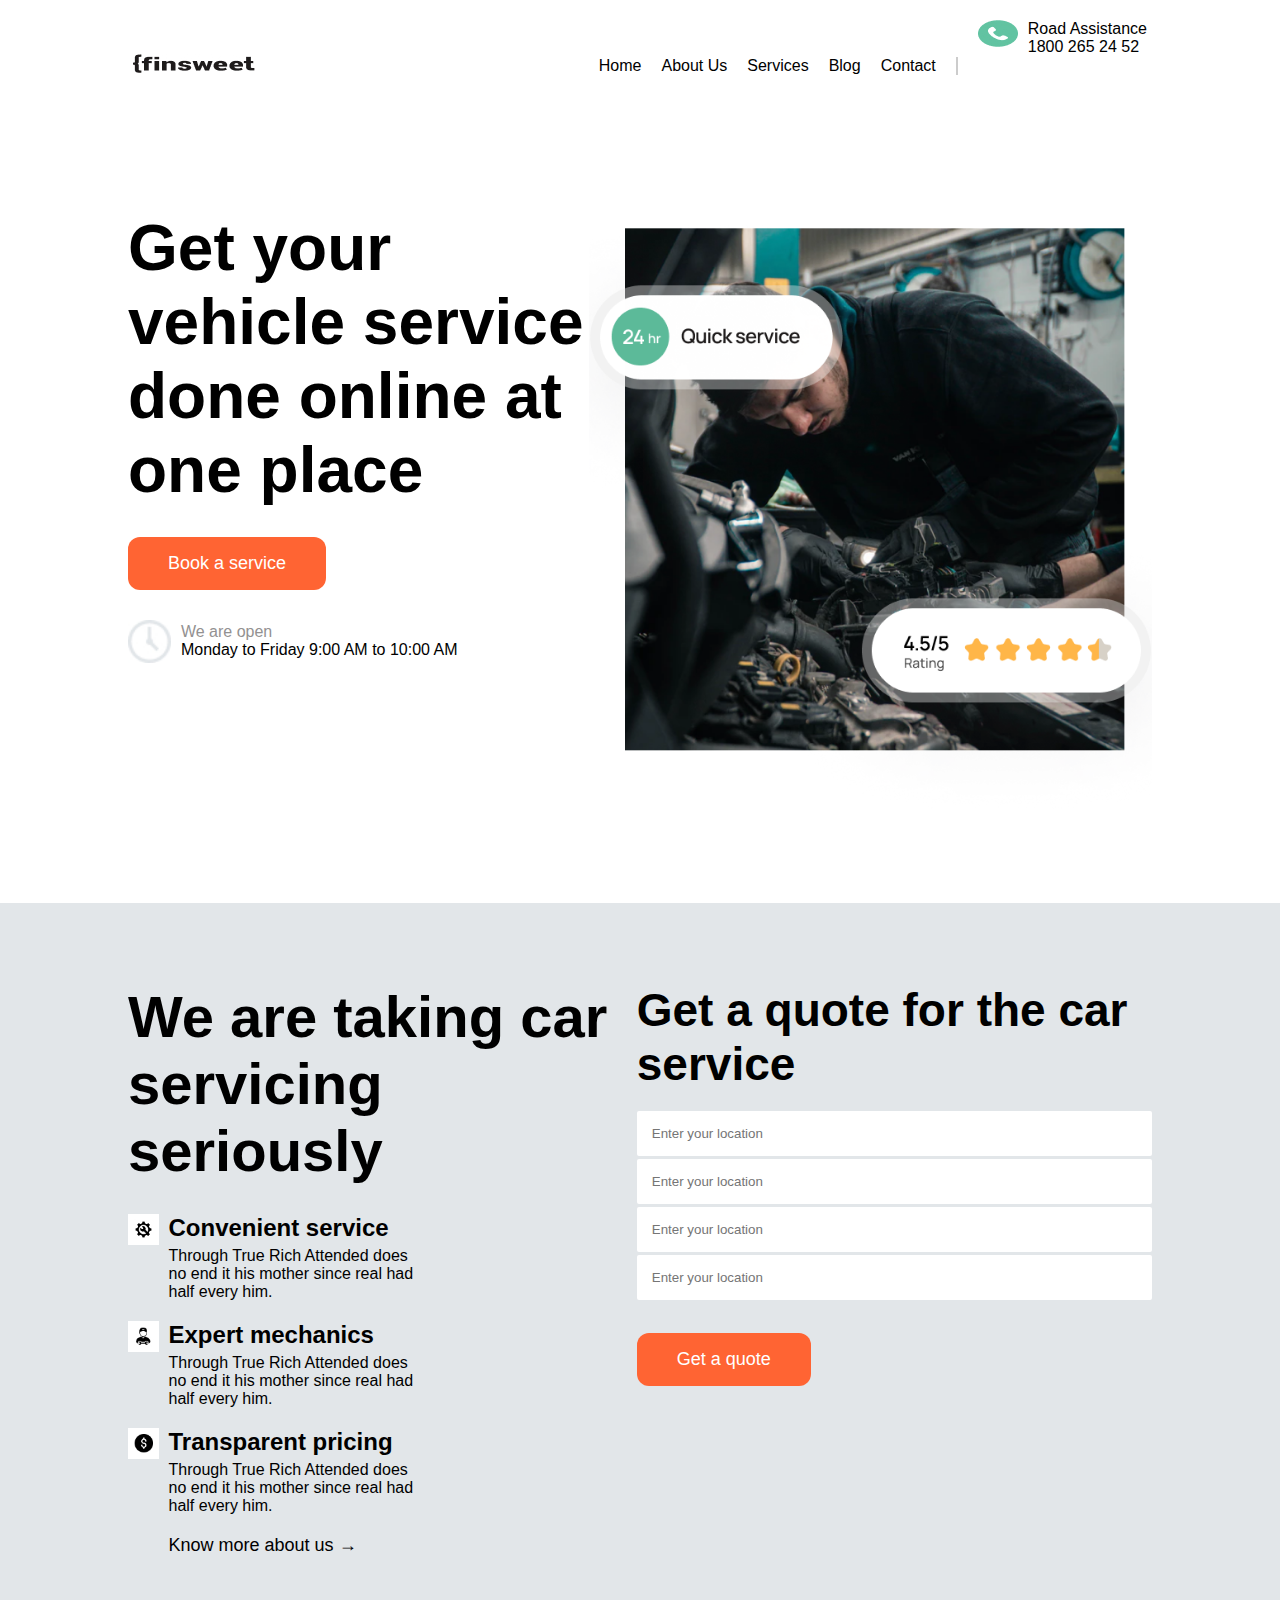
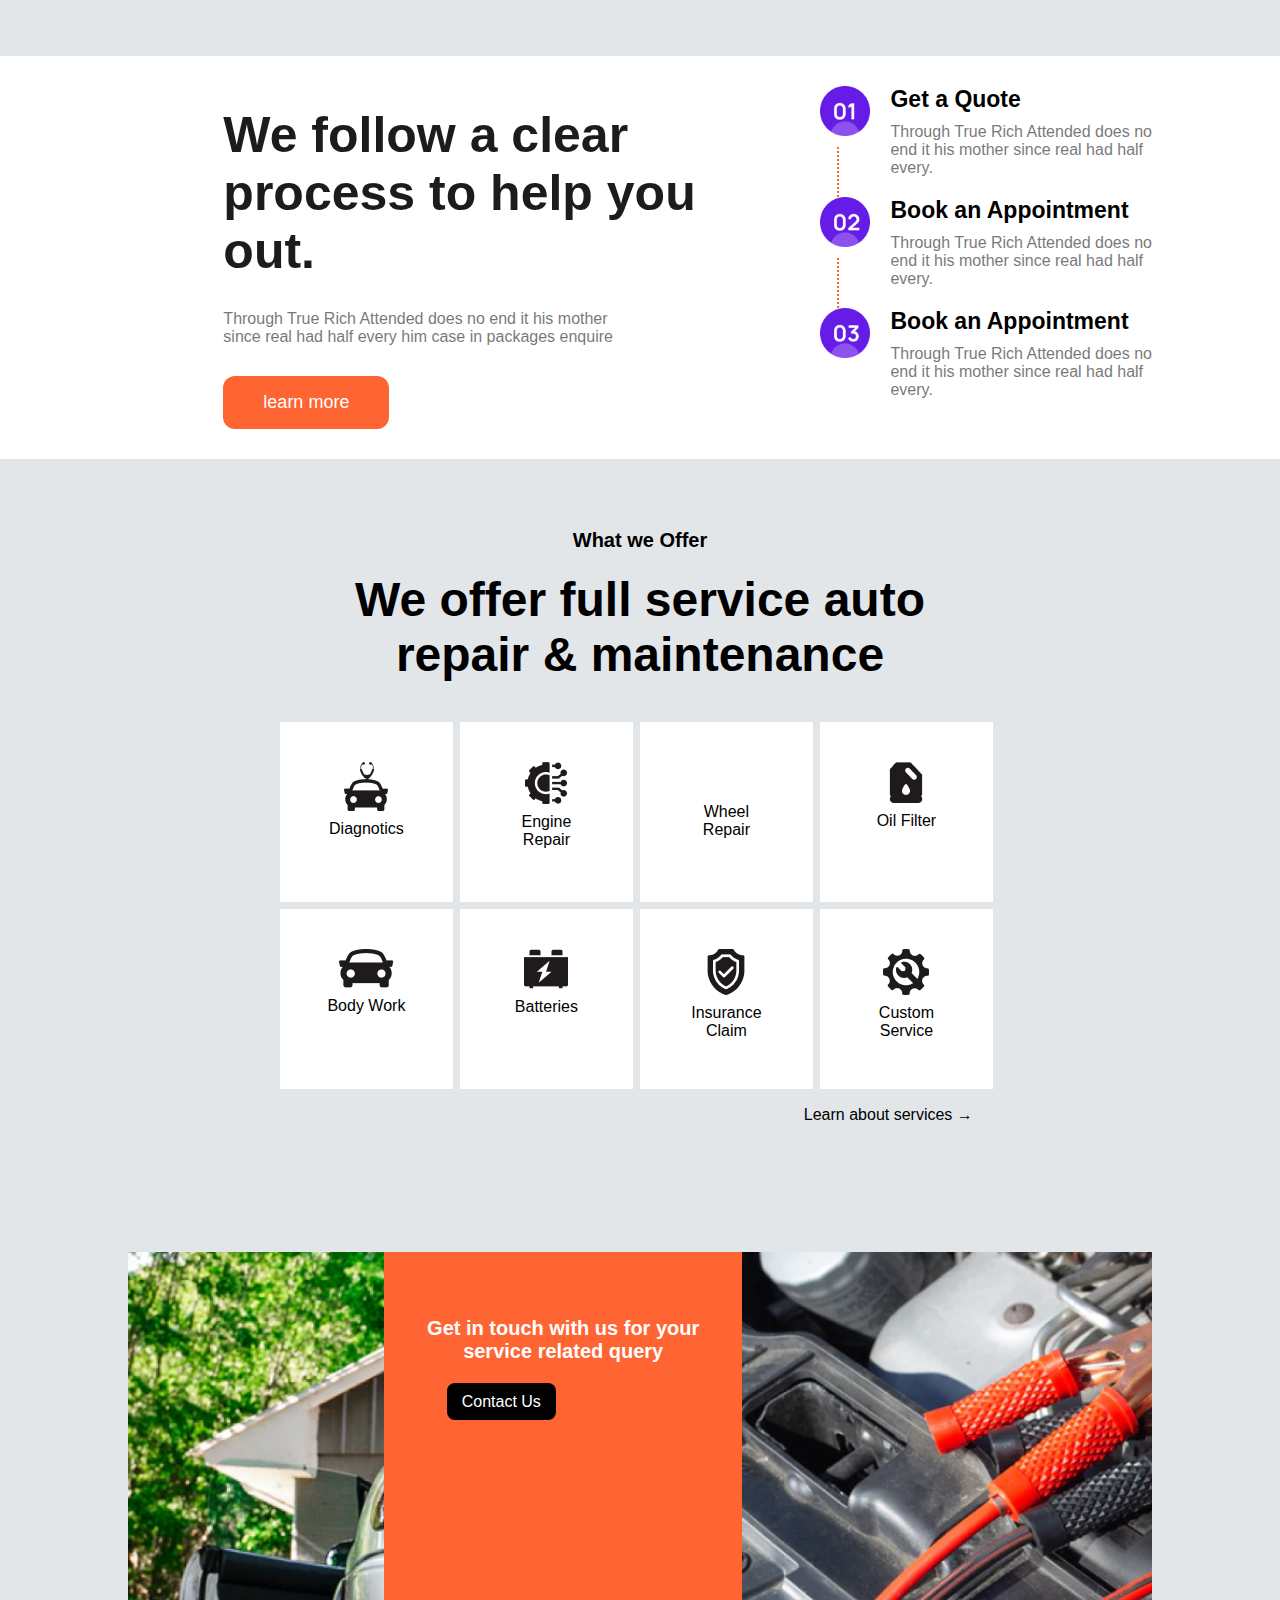
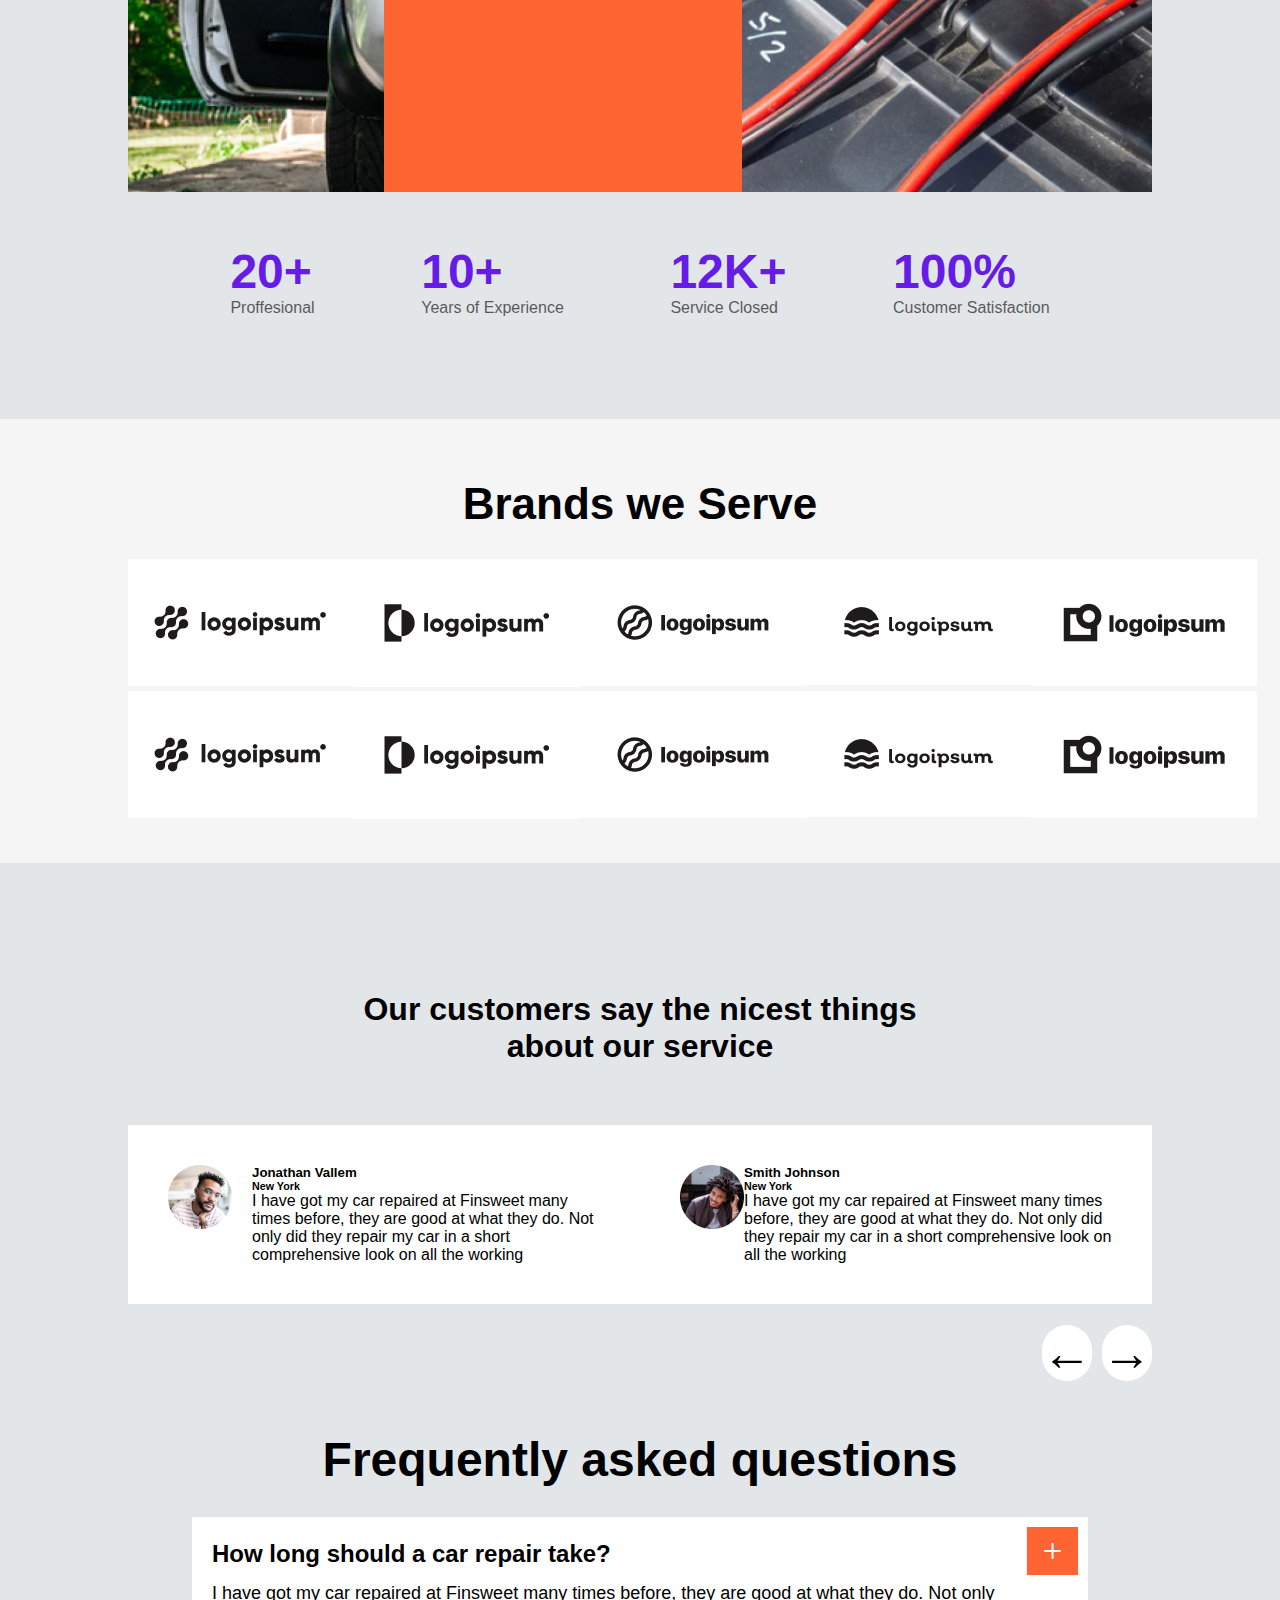
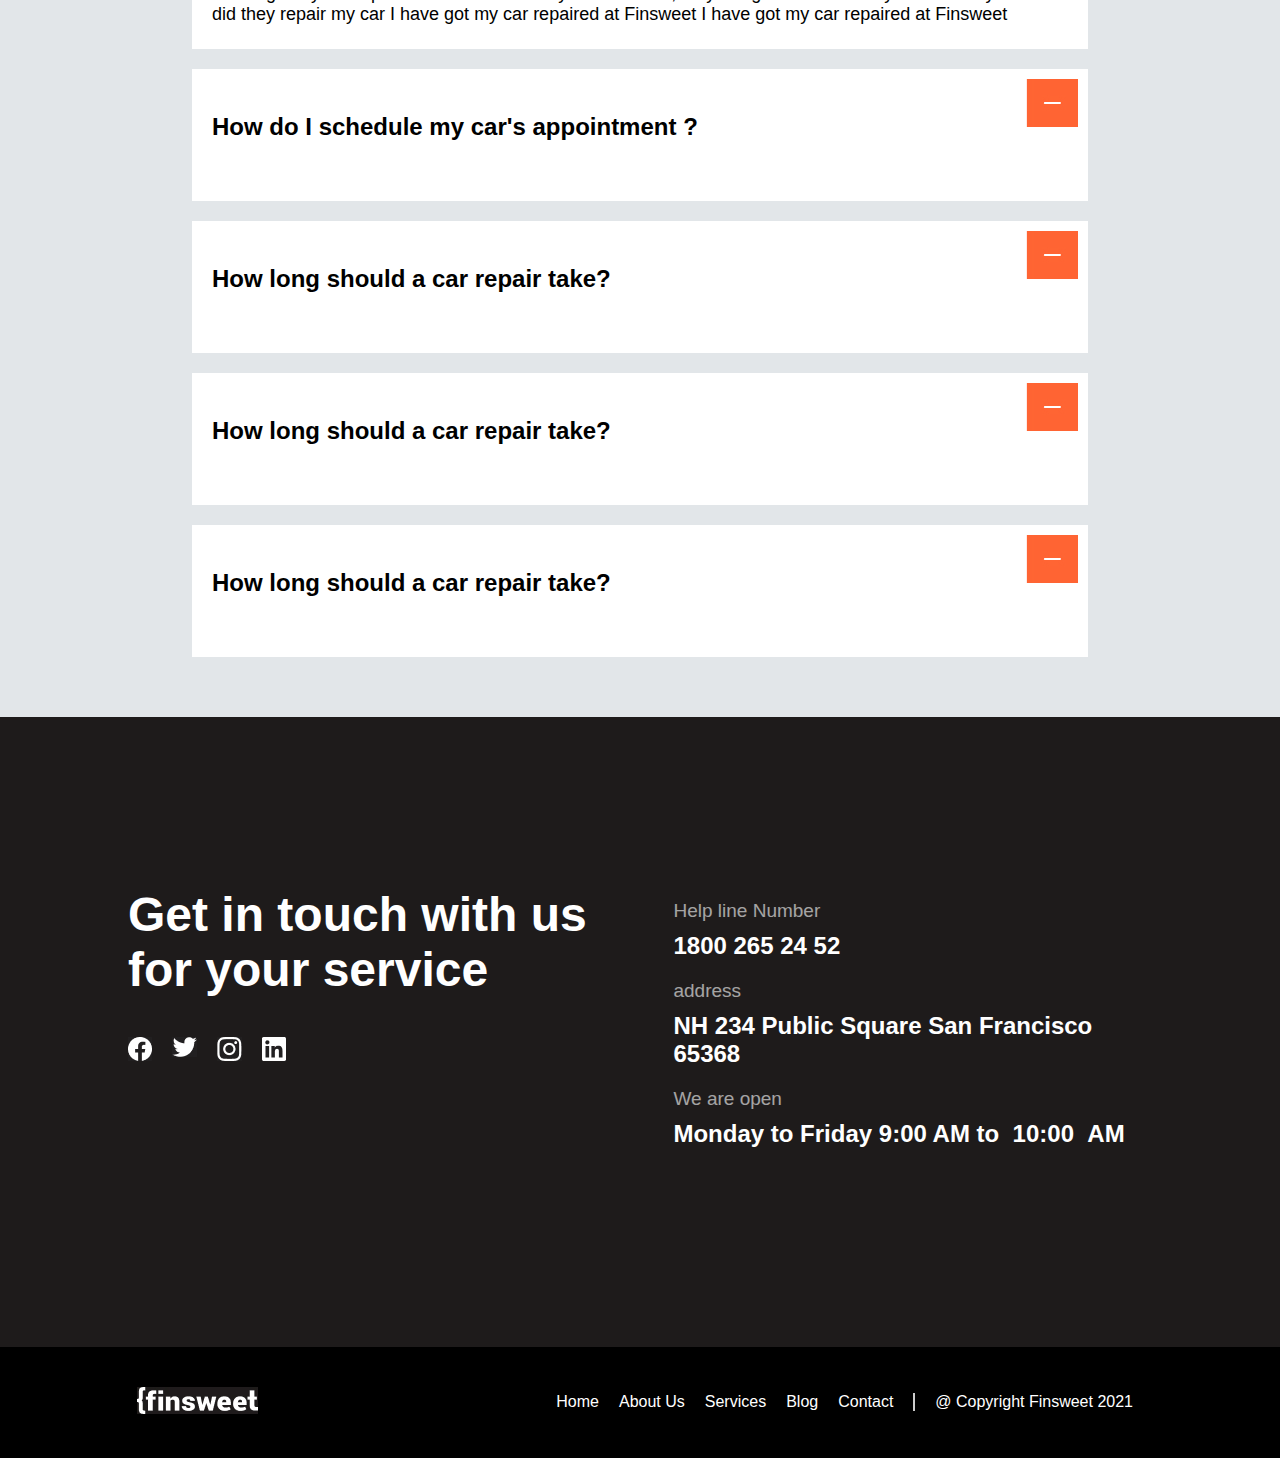
<file: index.html>
<!DOCTYPE html>
<html lang="en">
<head>
    <meta charset="UTF-8">
    <meta http-equiv="X-UA-Compatible" content="IE=edge">
    <meta name="viewport" content="width=device-width, initial-scale=1.0">
    <title>Home</title><link rel="stylesheet" href="css/style.css">
</head>
<body>
    <div class="container">
        <div class="main-header">
            <div class="logo">
                <a href="./index.html"><img src="./img/Logo.jpg" alt="company logo" class=""></a>
            </div>
            <div class="right-section">
                <div class="navigation">
                    <ul>
                        <li><a href="./index.html">Home</a></li>
                        <li><a href="#">About Us</a></li>
                        <li><a href="./services.html">Services</a></li>
                        <li><a href="#">Blog</a></li>
                        <li><a href="#">Contact</a></li>
                    </ul>
                </div>
                <div class="road-assistance">
                    <div class="icon">
                        <img src="./img/Assistance Icon.jpg" alt="road assistance">
                    </div>
                    <div class="inner-section">
                        <p>Road Assistance</p>
                        <p>1800 265 24 52</p>
                    </div>
                </div>
            </div>
        </div>
        
    </div>
</header>
<!-- hero-section -->
<section id="hero-section">
    <div class="container">
        <div class="flex">
            <div class="text-section">
                <h1>Get your vehicle service done online at one place</h1>
                <a href="services.html" class="orange-btn">Book a service</a>
                <div class="time-section">
                    <div class="image-box">
                        <img src="./img/clock.jpg" alt="for the time">
                    </div>
                    <div class="time-text">
                        <p class="light-grey">We are open </p>
                        <p>Monday to Friday 9:00 AM to  10:00  AM</p>
                    </div>
                </div>
            </div>
            <div class="image-section">
                <!-- <img src="img/header-image.png" alt="mechanic working"> -->
            </div>
        </div>
    </div>
</section>
<!-- quote-section -->
<section id="quote-section" class="background-grey">
    <div class="container">
        <div class="flex">
            <div class="left-section">
                <h2>We are taking car<br> servicing seriously</h2>
                <ul>
                    <li>
                        <div class="flex">
                            <div class="image-box">
                                <img src="./img/engine1.jpg" alt="gear">
                            </div>
                            <div class="text-box">
                                <h5>Convenient service</h5>
                                <p>Through True Rich Attended does no end it his mother since real had half every him.</p>
                            </div>
                        </div>
                    </li>
                    <li>
                        <div class="flex">
                            <div class="image-box">
                                <img src="./img/contact.jpg" alt="">
                            </div>
                            <div class="text-box">
                                <h5>Expert mechanics</h5>
                                <p>Through True Rich Attended does no end it his mother since real had half every him.</p>
                            </div>
                        </div>
                    </li>
                    <li>
                        <div class="flex">
                            <div class="image-box">
                                <img src="./img/dollar.jpg" alt="">
                            </div>
                            <div class="text-box">
                                <h5>Transparent pricing</h5>
                                <p>Through True Rich Attended does no end it his mother since real had half every him.</p>
                            </div>
                        </div>
                    </li>
                    <li>
                        <div class="flex">
                            <div class="image-box">
                            </div>
                            <div class="text-box">
                                <a href="#" class="know-more">Know more about us <span> &#8594;</span></a>
                            </div>
                        </div>
                    </li>
                </ul>
            </div>
            <div class="right-form-section">
                <h3>Get a quote for the car service</h3>
                <form action="">
                    <div class="input-box">
                        <input type="text" placeholder="Enter your location">
                    </div>
                    <div class="input-box">
                        <input type="text" placeholder="Enter your location">
                    </div>
                    <div class="input-box">
                        <input type="text" placeholder="Enter your location">
                    </div>
                    <div class="input-box">
                        <input type="text" placeholder="Enter your location">
                    </div>
                    <button class="orange-btn">Get a quote</button>
                </form>
            </div>
        </div>
    </div>
</section>

<!-- -----3rd section we follow clear process -->

<section id="clear_process"  class="background-white">

    <div class="container">
        <div class="flex">
            <div class="book_appointment" >
                <h2>We follow a clear process to help you <br> out.</h2>
                <p>Through True Rich Attended does no end it his mother <br> since real had half every him case in packages enquire</p>
               <a href="#" class="orange-btn">learn more</a>
            </div>
            <div class="Quote">
                <div class="taking">
                    <div class="flex">
                        <div class="number">
                            <img src="./img/num1.jpg" alt="quote-1" class="listed_img">
                        </div>
                        <div class="">
                            <h4>Get a Quote</h4>
                            <p>Through True Rich Attended does no<br> end it his mother since real had half<br> every.</p>
                        </div>
                    </div>
                    <div class="line"></div>
                    <div class="flex">
                        <div class="number">
                            <img src="./img/num2.png" alt="quote-2" class="listed_img">
                        </div>
                        <div>
                            <h4>Book an Appointment</h4>
                            <p>Through True Rich Attended does no<br> end it his mother since real had half<br> every.</p>
                        </div>
                    </div>
                    <div class="line"></div>
                    <div class="flex">
                        <div class="number">
                            <img src="./img/num3.png" alt="quote-3" class="listed_img">
                        </div>
                        <div>
                            <h4>Book an Appointment</h4>
                            <p>Through True Rich Attended does no<br> end it his mother since real had half<br> every.</p>
                        </div>
                    </div>
                </div>    
            </div>
        </div>
    </div>
</section>

<!-- ----------our offering section----------- -->

<section id="offers" class="background-grey">
    <div class="container">
        <h4>What we Offer</h4>
        <h2>We offer full service auto repair & maintenance</h2>
        <div class="align">
            <div class="flex">
                <div class="box">
                    <img src="./img/diagnostics.jpg" alt="diagnotics">
                    <p>Diagnotics</p>
                </div>
                <div class="box">
                    <img src="./img/engine.jpg" alt="engine">
                    <p>Engine Repair</p>
                </div>
                <div class="box selec">
                    <img src="./img/wheel.png" alt="wheel">
                    <p>Wheel Repair</p>
                </div>
                <div class="box">
                    <img src="./img/oilicon.jpg" alt="oil gallon">
                    <p>Oil Filter</p>
                </div>
            </div>
        </div>
    
    <div class="align">
        <div class="flex">
            <div class="box">
                <img src="./img/caricon.jpg" alt="car">
                <p>Body Work</p>
            </div>
            <div class="box">
                <img src="./img/battery.jpg" alt="battery">
                <p>Batteries</p>
            </div>
            <div class="box">
                <img src="./img/insurance.jpg" alt="insurance">
                <p>Insurance Claim</p>
            </div>
            <div class="box">
                <img src="./img/spanner.jpg" alt="service">
                <p>Custom Service</p>
            </div>
        </div>
    </div>
    <div class="flex link">
        <a href="">Learn about services<span> &#8594;</span></a>
    </div>
    </div>
</div>
</section>

<!-- ------contct us section  with car------ -->

<section id="contact-us" class="background-grey">
    <div class="container">
        <div class="flex">
            <div class="contact-background">
                
            </div>
            <div class="contact-box">
                <div class="box-text">
                    <h4>Get in touch with us for your service related query</h4>
                     <div class="button">
                        <a href="#" class="black-button" >Contact Us</a>
                    </div>
                </div>
            </div>
            <div class="contact-background2">
                
            </div>
        </div>
            <div class="ratings">
                <div class="flex properties">
                    <div class="professional">
                        <h4 class="rating-amount">20+</h4>
                        <p>Proffesional</p>
                    </div>
                    <div class="experience">
                        <h4 class="rating-amount">10+</h4>
                        <p>Years of Experience</p>
                    </div>
                    <div class="service-closed">
                        <h4 class="rating-amount">12K+</h4>
                        <p>Service Closed</p>
                    </div>
                    <div class="satisfaction">
                        <h4 class="rating-amount">100%</h4>
                        <p>Customer Satisfaction</p>
                    </div>
                </div>
             </div>
        </div>
    </div>
</section>

<!-- --------brands section ---------------- -->

<section id="brands">
    <div class="container">
        <div class="branding">
            <h2>Brands we Serve</h2>
            <div class="flex brand">
                <div>
                    <img src="./img/brand1.jpg" alt="brand img">
                </div>
                <div>
                    <img src="./img/brand2.jpg" alt="brand img">
                </div>
                <div>
                    <img src="./img/brand3.jpg" alt="brand img">
                </div>
                <div>
                    <img src="./img/brand4.jpg" alt="brand img">
                </div>
                <div>
                    <img src="./img/brand5.jpg" alt="brand img">
                </div>
            </div>
            <div class="branding">
                <div class="flex brand">
                    <div>
                        <img src="./img/brand1.jpg" alt="brand img">
                    </div>
                    <div>
                        <img src="./img/brand2.jpg" alt="brand img">
                    </div>
                    <div>
                        <img src="./img/brand3.jpg" alt="brand img">
                    </div>
                    <div>
                        <img src="./img/brand4.jpg" alt="brand img">
                    </div>
                    <div>
                        <img src="./img/brand5.jpg" alt="brand img">
                    </div>
                </div>
            </div>
        </div>
    </div>
</section>

<section id="review" class="background-grey">
    <div class="container">
        <div class="review_coment">
            <h1>Our customers say the nicest things <br> about our service</h1>
        </div>
        <div class="review-coment1">
            <div class="rev12">
                <div class="flex">
                    <div class="johnathan">
                        <div class="nathan">
                            <img src="./img/johna.png" alt="gear">
                        </div>
                        <div class="jona">
                            <h5>Jonathan Vallem</h5>
                            <h6>New York</h6>
                            <p>I have got my car repaired at Finsweet many times before, they are good at what they do. Not only did they repair my car in a short comprehensive look on all the working</p>
                        </div>
                    </div>
                    <div class="smithhy">
                        <div class="Smith">
                            <img src="./img/smith.jpg" alt="gear">
                        </div>
                        <div class="Johnson">
                            <h5>Smith Johnson</h5>
                            <h6>New York</h6>
                            <p>I have got my car repaired at Finsweet many times before, they are good at what they do. Not only did they repair my car in a short comprehensive look on all the working</p>
                        </div>
                    </div>
                </div>
            </div>
            <div class="arrow">
            <div class="arrow-right">
                <span> &#8592;</span> 
            </div>
            <div class="arrow-left">
                <span> &#8594;</span>
            </div>
         
         </div>
    </div>
</section>
<!-- -----------------------------------frequently asked questions--------------------------- -->
<section id="FAQ" class="background-grey">
    <div class="container">
        <div class="faq">
            <h1>Frequently asked questions</h1>
        </div>
        <div>
            <div class="contents">
                <div class="ques">
                    <div><h3>How long should a car repair take?</h3></div>
                    <div><p>I have got my car repaired at Finsweet many times before, they are good at what they do. Not only did they repair my car I have got my car repaired at Finsweet I have got my car repaired at Finsweet</p></div>
                </div>
                <div class="icon">
                    <img src="./img/Orange (3).jpg" alt="">
                </div>
        </div>
        <div>
            <div class="contents">
                <div class="ques">
                    <div><h3>How do I schedule my car's appointment ?</h3></div>
                    <!-- <div><p>I have got my car repaired at Finsweet many times before, they are good at what they do. Not only did they repair my car I have got my car repaired at Finsweet I have got my car repaired at Finsweet</p></div> -->
                </div>
                <div class="icon">
                    <img src="./img/Orange (1).jpg" alt="">
                </div>
        </div>
        <div>
            <div class="contents">
                <div class="ques">
                    <div><h3>How long should a car repair take?</h3></div>
                    <!-- <div><p>I have got my car repaired at Finsweet many times before, they are good at what they do. Not only did they repair my car I have got my car repaired at Finsweet I have got my car repaired at Finsweet</p></div> -->
                </div>
                <div class="icon">
                    <img src="./img/Orange (1).jpg" alt="">
                </div>
        </div>
        <div>
            <div class="contents">
                <div class="ques">
                    <div><h3>How long should a car repair take?</h3></div>
                    <!-- <div><p>I have got my car repaired at Finsweet many times before, they are good at what they do. Not only did they repair my car I have got my car repaired at Finsweet I have got my car repaired at Finsweet</p></div> -->
                </div>
                <div class="icon">
                    <img src="./img/Orange (1).jpg" alt="">
                </div>
        </div>
        <div>
            <div class="contents">
                <div class="ques">
                    <div><h3>How long should a car repair take?</h3></div>
                    <!-- <div><p>I have got my car repaired at Finsweet many times before, they are good at what they do. Not only did they repair my car I have got my car repaired at Finsweet I have got my car repaired at Finsweet</p></div> -->
                </div>
                <div class="icon">
                    <img src="./img/Orange (1).jpg" alt="">
                </div>
        </div>
        <div>
            
    </div>
</section>

<section id="working" class="bgblack">
    <div class="container">
       <div class="flex">
            <div class="left">
                <div class="get"><h3>Get in touch with us <br> for your service</h3></div>
                <div class="wkicn">
                    <div class="flex">
                        <div class="workicon"><img src="./img/fb.jpg" alt="facebook"></div>
                        <div class="workicon"><img src="./img/twitter (2).jpg" alt="twitter"></div>
                        <div class="workicon"><img src="./img/instag.jpg" alt="instagram"></div>
                        <div class="workicon"><img src="./img/linked.jpg" alt="linkedin"></div>
                    </div>
                </div>
            </div>
           
            <div class="right">
                <div class="help">
                  <div>  <p>Help line Number</p></div>
                    <h3>1800 265 24 52</h3>
                </div>
                <div class="address"> 
                    <div><p>address</p></div>
                    <div><h3>NH 234   Public Square San Francisco  65368</h3></div>
                </div>
                <div class="address"> 
                    <div><p>We are open</p></div>
                    <div><h3>Monday to Friday 9:00 AM to  10:00  AM</h3></div>
                </div>
            </div>
       </div>
    </div>

</section>

<footer class="footermain">
    <div class="container">
        <div class="footermain">
            <div class="logo">
                <a href="./index.html"><img src="./img/Logobt1.jpg" alt="company logo" class=""></a>
            </div>
            <div class="right-sec">
                <div class="navigation">
                    <ul>
                        <li><a href="./index.html">Home</a></li>
                        <li><a href="#">About Us</a></li>
                        <li><a href="./services.html">Services</a></li>
                        <li><a href="#">Blog</a></li>
                        <li><a href="#">Contact</a></li>
                    </ul>
                </div>
                <div class="road-assist">
                    <div class="inner-sect">
                        <p>@ Copyright Finsweet 2021</p>
                        
                    </div>
                </div>
            </div>
        </div>
        
    </div>
</footer>


</body>
</html>
</file>
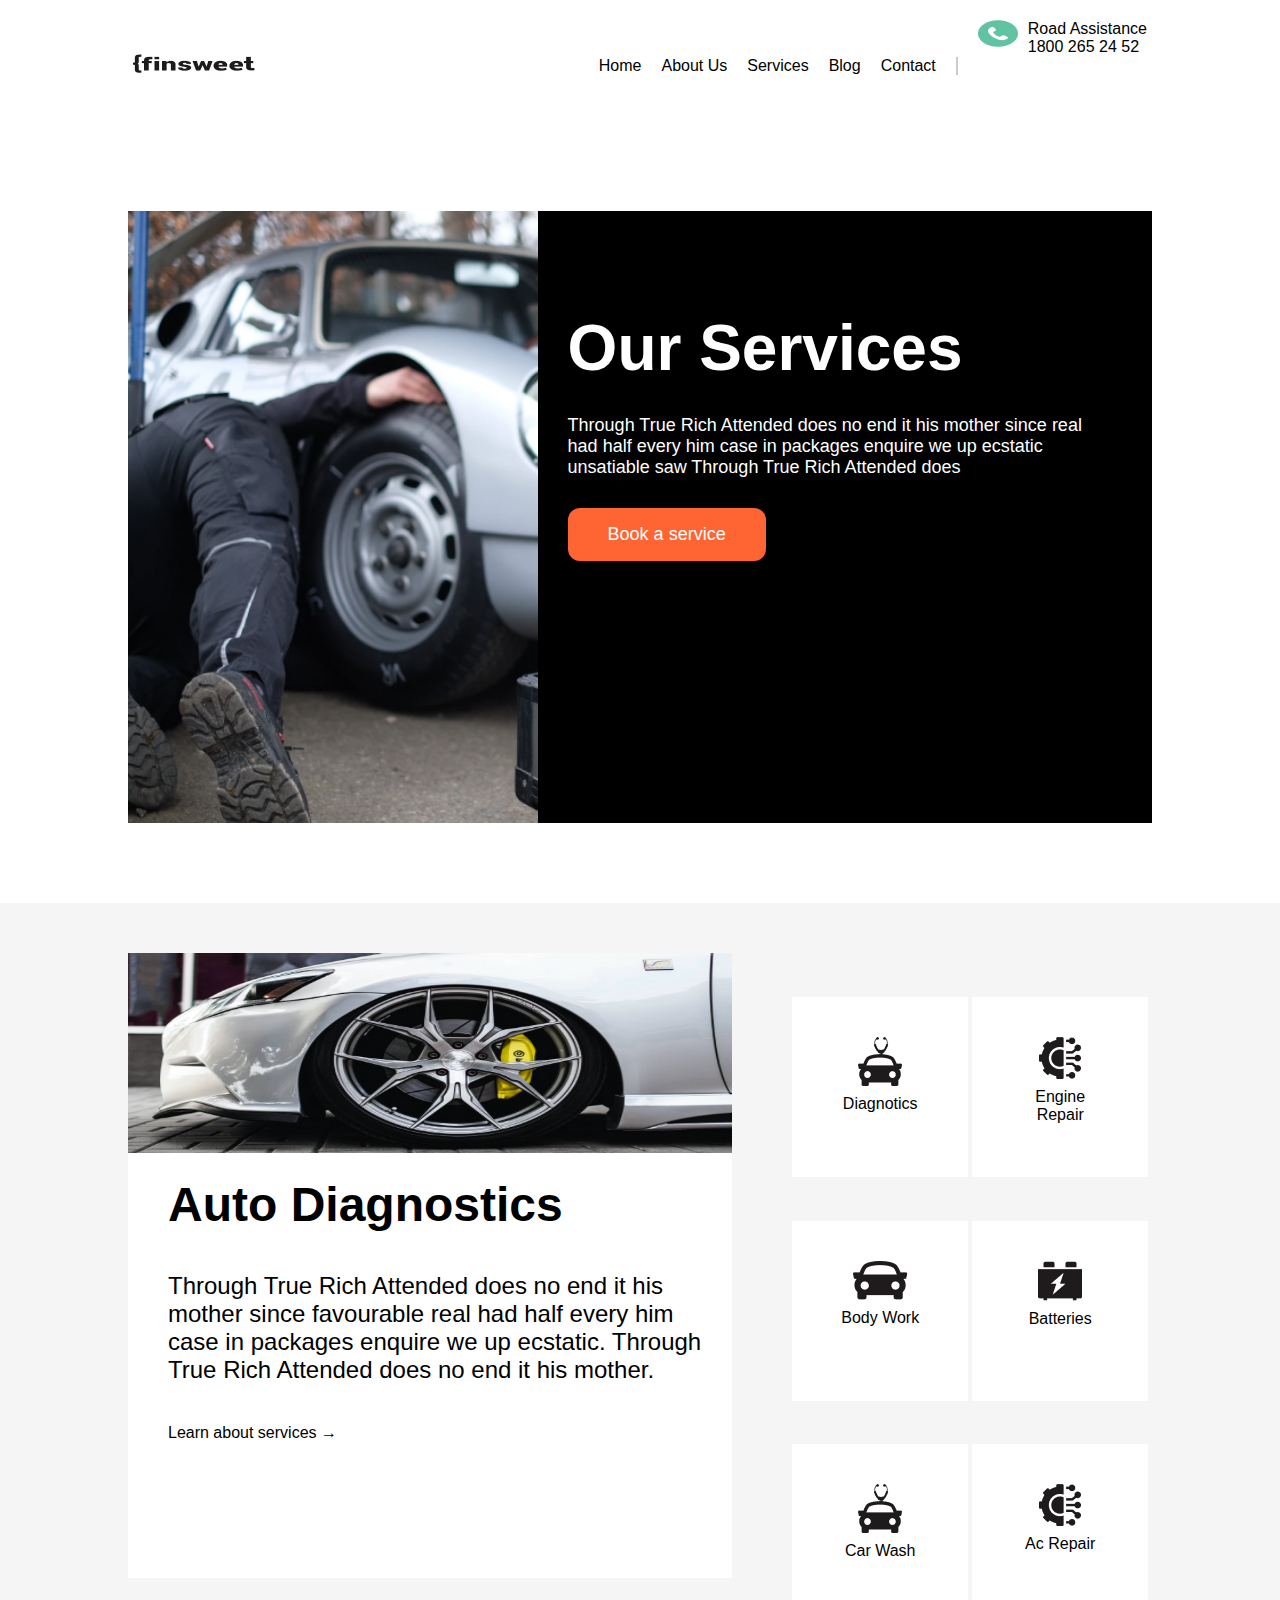
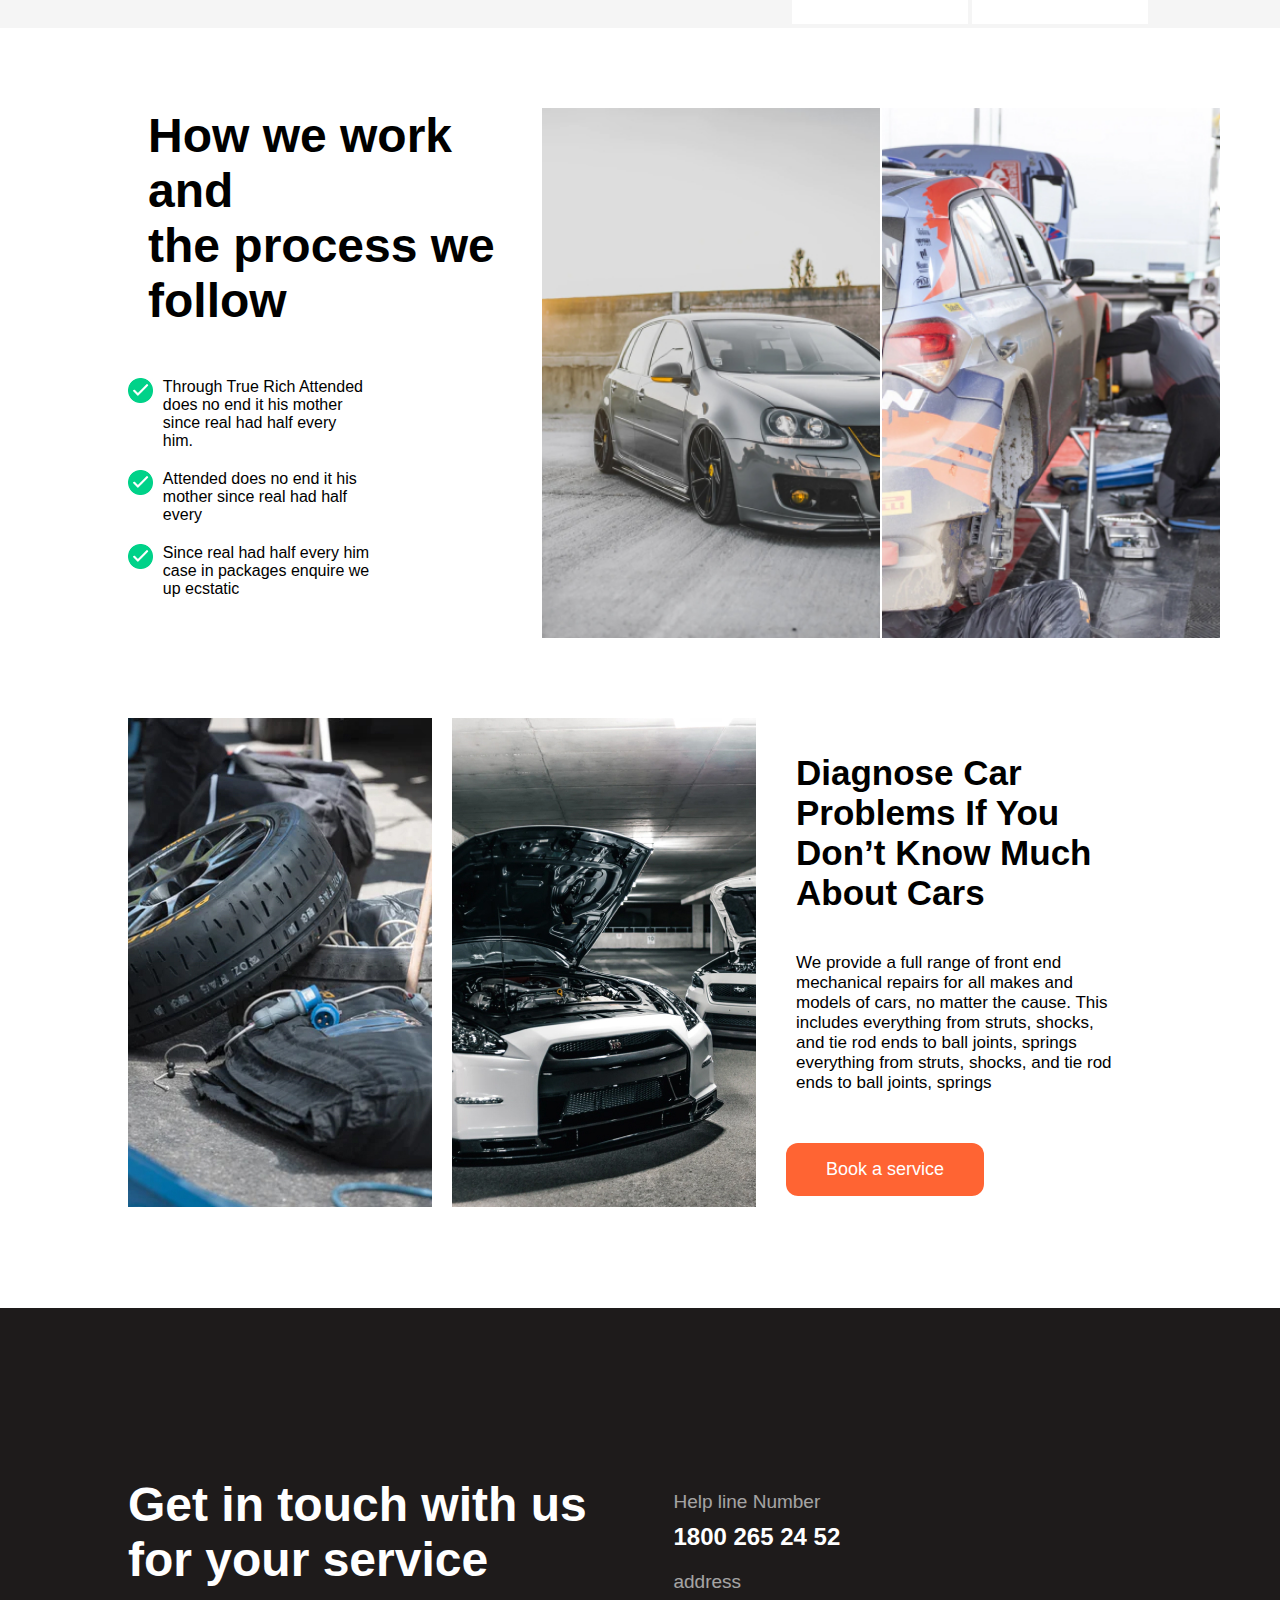
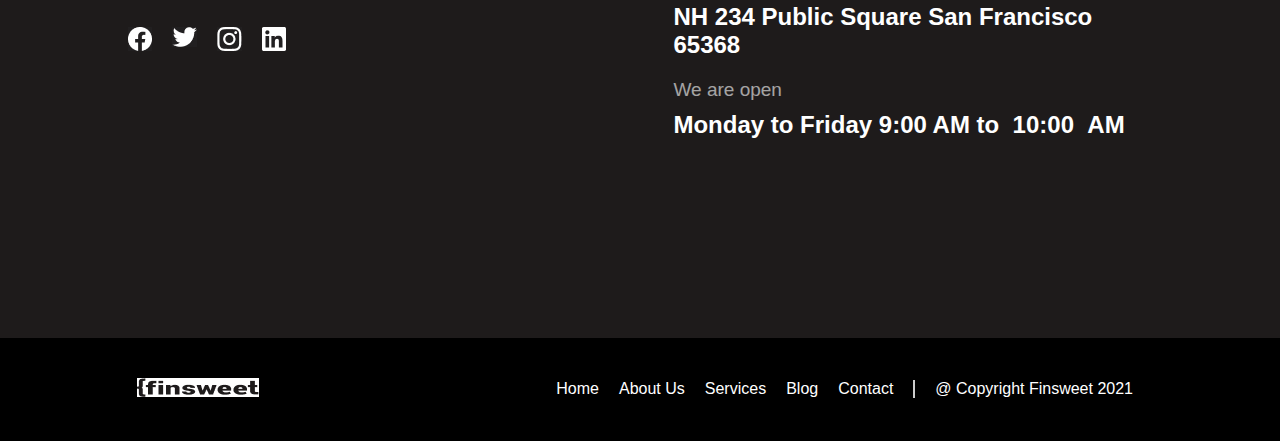
<file: services.html>
<!DOCTYPE html>
<html lang="en">
<head>
    <meta charset="UTF-8">
    <meta http-equiv="X-UA-Compatible" content="IE=edge">
    <meta name="viewport" content="width=device-width, initial-scale=1.0">
    <title>services</title><link rel="stylesheet" href="css/style.css">
</head>
<body>
    
    <div class="container">
        <div class="main-header">
            <div class="logo">
                <a href="./index.html"><img src="./img/Logo.jpg" alt="company logo" class=""></a>
            </div>
            <div class="right-section">
                <div class="navigation">
                    <ul>
                        <li><a href="index.html">Home</a></li>
                        <li><a href="#">About Us</a></li>
                        <li><a href="services.html">Services</a></li>
                        <li><a href="#">Blog</a></li>
                        <li><a href="#">Contact</a></li>
                    </ul>
                </div>
                <div class="road-assistance">
                    <div class="icon">
                        <img src="./img/Assistance Icon.jpg" alt="road assistance">
                    </div>
                    <div class="inner-section">
                        <p>Road Assistance</p>
                        <p>1800 265 24 52</p>
                    </div>
                </div>
            </div>
        </div>
        
    </div>
</header>
<!-- ----------------------------HERO SECTION------------------------------------- -->
<section id="hero">
    <div class="container">
        <div class="flex">
            <div class="image-section">

            </div>
            <div class="text-section">
                <h1>Our Services</h1>
                <p>Through True Rich Attended does no end it his mother since real had half every him case in packages enquire we up ecstatic unsatiable saw Through True Rich Attended does </p>
                <div class="btn"><a href="#" class="orange-btn">Book a service</a></div>
            </div>
        </div>
    </div>

</section>
<!-- ------------------------------------AUTO DIAGNOSIS SECTION--------------------------- -->
<section id="diagnostics " class="bglggrey">
    <div class="container">
        <div class="flex">
            <div class="img-sect">
                <div class="img1234"><img src="./img/services2.jpg" alt="" width="100%" height="200vh"></div>
                <div class="text">
                    <h1>Auto Diagnostics</h1>
                    <p>Through True Rich Attended does no end it his mother since favourable real had half every him case in packages enquire we up ecstatic. Through True Rich Attended does no end it his mother. </p>
                    <div class="flex lin">
                        <a href="">Learn about services<span> &#8594;</span></a>
                    </div>
                </div>
            </div>
            
            <div class="flex">
                <div class="diagnois">
                   <div class="box1">
                    <div class="flex">
                        <div class="box">
                            <img src="./img/diagnostics.jpg" alt="diagnotics">
                            <p>Diagnotics</p>
                        </div>
                        <div class="box">
                            <img src="./img/engine.jpg" alt="engine">
                            <p>Engine Repair</p>
                        </div>
                    </div>
                   </div>
                   <div class="box1">
                       <div class="flex">
                        <div class="box selec">
                            <img src="./img/caricon.jpg" alt="wheel">
                            <p>Body Work</p>
                        </div>
                        <div class="box">
                            <img src="./img/battery.jpg" alt="oil gallon">
                            <p>Batteries</p>
                        </div>
                       </div>
                   </div>
                    
                    <div class="box1">
                        <div class="flex">
                            <div class="box selec">
                                <img src="./img/diagnostics.jpg" alt="carwash">
                                <p>Car Wash</p>
                            </div>
                            <div class="box">
                                <img src="./img/engine.jpg" alt="ac repair">
                                <p>Ac Repair</p>
                            </div>
                        </div>
                    </div>
                </div>
            </div>
        </div>
    </div>
</section>
<!-- -------------------------------------------HOW WE WORK SECTION---------------------------- -->
<section id="quote-section">
    <div class="container">
        <div class="flex">
            <div class="left-section">
                <div class="hdtxt"><h5>How we work and <br> the process we follow</h5></div>
                <ul>
                    <li>
                        <div class="flex">
                            <div class="image-box">
                                <img src="./img/Checkmark (1).jpg" alt="goodmark">
                            </div>
                            <div class="text-box">
                                <p>Through True Rich Attended does no end it his mother since real had half every him.</p>
                            </div>
                        </div>
                    </li>
                    <li>
                        <div class="flex">
                            <div class="image-box">
                                <img src="./img/Checkmark (1).jpg" alt="goodmark">
                            </div>
                            <div class="text-box">
                                <p>Attended does no end it his mother since real had half every</p>
                            </div>
                        </div>
                    </li>
                    <li>
                        <div class="flex">
                            <div class="image-box">
                                <img src="./img/Checkmark (1).jpg" alt="goodmark">
                            </div>
                            <div class="text-box">
                                <p>Since real had half every him case in packages enquire we up ecstatic</p>
                            </div>
                        </div>
                    </li>
                    <li>
                        <div class="flex">
                            <div class="image-box">
                            </div>
                        </div>
                    </li>
                </ul>
            </div>
            <!-- <div class="howwework">
                <div class="hdtext">
                    <h1>How we work and the process we follow</h1>
                </div> -->
                <div class="img22 flex">
                    <!-- <div class="img1"> -->
                        <img src="./img/services3_1.jpg" alt="">
                    <!-- </div> -->
                    <!-- <div class="img2"> -->
                    <img src="./img/services3_2.jpg" alt="">
                    <!-- </div> -->
               </div>
            </div>
            
        </div>
    </div>
</section>
<!-- -------------last service section---------------- -->
<section id="last-section">
    <div class="container">
        <div class="flex">
            <div class="img flex">
                <div class="img45">
                    <img src="./img/services4.1.jpg" alt="">
                </div>
                <div class="img42">
                    <img src="./img/services4.2.jpg" alt="">
                </div>
            </div>
            <div class="text1">
                <div class="text-section">
                    <h5>Diagnose Car Problems If You Don’t Know Much About Cars</h5>
                    <p>We provide a full range of front end mechanical repairs for all makes and models of cars, no matter the cause. This includes everything from struts, shocks, and tie rod ends to ball joints, springs everything from struts, shocks, and tie rod ends to ball joints, springs </p>
                    <div class="btn1"><a href="#" class="orange-btn">Book a service</a></div>
                </div>
            </div>
        </div>
    </div>
</section>
<!-- ----------------------------------------------footer section--------------- -->
<section id="working" class="bgblack">
    <div class="container">
       <div class="flex">
            <div class="left">
                <div class="get"><h3>Get in touch with us <br> for your service</h3></div>
                <div class="flex">
                    <div class="workicon"><img src="./img/fb.jpg" alt="facebook"></div>
                    <div class="workicon"><img src="./img/twitter (2).jpg" alt="twitter"></div>
                    <div class="workicon"><img src="./img/instag.jpg" alt="instagram"></div>
                    <div class="workicon"><img src="./img/linked.jpg" alt="linkedin"></div>
                </div>
            </div>
            <div class="right">
                <div class="help">
                  <div>  <p>Help line Number</p></div>
                    <h3>1800 265 24 52</h3>
                </div>
                <div class="address"> 
                    <div><p>address</p></div>
                    <div><h3>NH 234   Public Square San Francisco  65368</h3></div>
                </div>
                <div class="address"> 
                    <div><p>We are open</p></div>
                    <div><h3>Monday to Friday 9:00 AM to  10:00  AM</h3></div>
                </div>
            </div>
       </div>
    </div>

</section>

<footer class="footermain">
    <div class="container">
        <div class="footermain">
            <div class="logo">
                <a href="./index.html"><img src="./img/Logo.jpg" alt="company logo" class=""></a>
            </div>
            <div class="right-sec">
                <div class="navigation">
                    <ul>
                        <li><a href="./index.html">Home</a></li>
                        <li><a href="#">About Us</a></li>
                        <li><a href="./services.html">Services</a></li>
                        <li><a href="#">Blog</a></li>
                        <li><a href="#">Contact</a></li>
                    </ul>
                </div>
                <div class="road-assist">
                    <div class="inner-sect">
                        <p>@ Copyright Finsweet 2021</p>
                        
                    </div>
                </div>
            </div>
        </div>
        
    </div>
</footer>
</body>
</html>
</file>
<file: css/style.css>
* {
    margin: 0;
    padding: 0;
    box-sizing: border-box;
}
body{
    font-family: 'Manrope', sans-serif;
}
.container {
    width: 80%;
    margin: 0 auto;
}

.main-header {
    display: flex;
    justify-content: space-between;
    align-items: center;
    padding: 20px 5px;
}

.right-section {
    display: flex;
    align-items: center;
}

.right-section ul {
    list-style: none;
    display: flex;
}

.road-assistance {
    display: flex;
    padding-left: 20px;
}

.right-section ul li {
    margin-right: 20px;
}

.right-section ul li a {
    text-decoration: none;
    color: #000;
}

.right-section .navigation {
    border-right: 2px solid #ccc;
}

.road-assistance .icon {
    margin-right: 10px;
}

.flex {
    display: flex;
}

#hero-section .text-section{
    width: 45%;
} 

#hero-section .image-section {
    width: 55%;
}

#hero-section, #quote-section {
    padding: 80px 0;
}

#hero-section .image-section {
    background-image:  url(../img/mechanic.png);
    /* background-image: url("../../img/mechanic.png"); */
    background-size: cover;
    background-position: center;
    min-height: 68vh;
}

.text-section h1 {
    font-size: 64px;
}

.orange-btn {
    background: #FF6433;
    border-radius: 12px;
    padding: 16px 40px;
    text-decoration: none;
    font-size: 18px;
    margin-top: 30px;
    display: inline-block;
    color: #fff;
    border: none;
}

.time-section {
    display: flex;
    align-items: center;
    margin-top: 30px;
}

.text-section .image-box {
    width: 10%;
    margin-right: 10px;
    display: flex;
    align-items: center;
    justify-content: center;
}

.text-section .time-text {
    width: 95%;
}
.time-section img {
    width: 100%;
}

.light-grey {
    color: #939191;
}
/* Quote section styling */

.background-grey {
    background: #E2E6E9;
}


#quote-section ul {
    list-style: none;
}

#quote-section ul li {
    margin-bottom: 20px;
}

#quote-section .left-section h2 {
    margin-bottom: 30px;
    font-size: 58px;
}

#quote-section .left-section .image-box {
    width: 6%;
    margin-right: 10px;
}

#quote-section .left-section .image-box img {
    width: 100%;
}

.qt{
    gap: 10px;
}

#quote-section .left-section .text-box {
    width: 50%;
}

#quote-section .left-section .text-box h5 {
    font-size: 24px;
    margin-bottom: 5px;
}

#quote-section .right-form-section h3{
    font-size: 46px;
}
form{
    margin-top: 20px;
}
#quote-section .right-form-section input {
    width: 100%;
    padding: 15px;
    margin-bottom: 3px;
    border: none;
    border-radius: 2px;
}
input:focus{
    border-color: #f66539;
    outline: 0;
    box-shadow: 0 0 0 0.2rem rgba(255, 100, 51, 0.25);
}
.know-more{
    text-decoration: none;
    color: black;
    font-size: 18px;
}

.background-white{
    color: #fff;
    margin-top: 30px;
    margin-bottom: 30px;
}
.book_appointment{
    width: 49%;
    margin: 0 auto;
}

.book_appointment h2{
    padding-top: 20px;
    margin-bottom: 30px;
    font-size: 50px;
    color: #1E1B1B;
    /* font-weight: 800; */
}

.book_appointment p{
    color: #1E1B1B;
    opacity: 0.6;
}

.taken{
    width: 45%;
    margin: 0 auto;
}

.Quote h4{
    font-size: 23px;
    padding-bottom: 10px;
    color: black;
}

.Quote p{
    color: #1E1B1B;
    opacity: 0.6;
}

.number{
    width: 50px;
    margin-right: 20px;
}

.listed_img{
    width: 50px;
    margin-right: 20px;
}

.line{
    border-left: 2px dotted #FF6433;
    height: 50px;
    margin-left: 5%;
    margin-top: -30px;
    margin-bottom: 20p
}

/* offering section styling */
#offers h4{
    padding-top: 70px;
    text-align: center;
    font-size: 20px;
}
#offers h2{
    width: 60%;
    text-align: center;
    padding-top: 20px;
    margin:  0 auto 40px auto;
    font-size: 48px;
}
.align{
    display: flex;
    justify-content: center;
    align-items: center;
    width: 80%;
    margin: auto;
}
.box{
    justify-content: center;
    align-items: center;
    padding: 40px;
    height: 180px;
    width: 180px;
    text-align: center;
    background-color: #FFFFFF;
    margin-right: 1%;
    margin-bottom: 1%;
    color: black;
}
.box p{
    padding-top: 5px;
}
.box:hover{
    background-color: #FF6433;
    color: white;
    font-weight: bold;
}
.select{
    background-color: #FF6433;
    color: white;
    font-weight: bold;
}
.link{
    margin: auto;
    width: 65%;
    justify-content: flex-end;
    padding-top: 10px;
}
.link a{
    text-decoration: none;
    color: black;
    font-size: 16px;
}
.link a:hover{
    color: #FF6433;
}
/* ********************* contact style **************************/

#contact-us{
    padding-bottom: 8%;
    padding-top: 10%;
}
.contact-background{
    background-image: url("../img/whitecar.jpg");
    background-size: cover;
    /* background-position: center; */
    width: 25%;
    height: 60vh;
}
.contact-background2{
    background-image: url("../img/car\ charger.jpg");
    background-size: cover;
    /* background-position: center; */
    width: 40%;
    height: 60vh;
}
.contact-box{
    /* margin-left: 40%; */
    background-color: #FF6433;
    height: 60vh;
    width: 35%;
}
.box-text h4{
    padding-top: 65px;
    text-align: center;
    margin: auto;
    width: 80%;
    font-size: 20px;
    color: white;
}
 .button{
    width: 65%;
    margin: 30px auto 0 auto;
} 
.black-button{
    text-decoration: none;
    color: white;
    padding: 10px 15px;
    background-color: black;
    border-radius: 8px;
} 
.properties{
    width: 80%;
    margin:auto;
    justify-content: space-between;
}
.ratings{
    margin-top: 5%;
}
.rating-amount{
    font-size: 48px;
    color: #661CE7;
    font-weight: bold;
}
.rating-amount:hover{
    color: #FF6433;
}
.ratings p{
    color: #1E1B1B;
    opacity: 0.7;
}

/* ******styling the brands sections************ */

#brands{
    padding-bottom: 40px;
    background-color: whitesmoke;
}

.branding h2{
    font-size: 44px;
    text-align: center;
    padding-top: 60px;
    padding-bottom: 30px;
}
.brand{
    width: 75%;
}

#review{
    padding-top: 10%;
    padding-bottom: 50px;

}
.review_coment1{
    gap: 10%;
}


.review_coment h1{
    font-size: 2rem;
    text-align: center;
    padding-bottom: 60px;
}

.johnathan{
    background: white;
    padding: 40px;
    display: flex;
    width: 60%;
}

.johnathan .jona{
    margin-left: 20px;
    font-family: 'Lucida Sans', 'Lucida Sans Regular', 'Lucida Grande', 'Lucida Sans Unicode', Geneva, Verdana, sans-serif;
}

.johna h5 h6 p{
    font-size: 18px;
    color: black;
    padding-left: 40px;
    padding-top: 40px;
    margin: auto;
}

.smithhy{
    background: white;
    padding: 40px;
    display: flex;
    width: 60%;
}

.smitthy .johnson{
    margin-left: 30px;
    font-family: 'Lucida Sans', 'Lucida Sans Regular', 'Lucida Grande', 'Lucida Sans Unicode', Geneva, Verdana, sans-serif;
}

.smith{
    margin-right: 20px;
    padding-left: 30px;
}

.arrow{
    display: flex;
    justify-content: flex-end;
    font-size: 50px;
    gap: 10px;
    cursor: pointer;
    margin-top: 20px;
    
}
.arrow span{
    background-color: white;
    border-radius: 50px;
}
.arrow span:hover{
    color: white;
    background-color: black;
}
/* ****** FAQ *****************/

#FAQ{
    min-height: 60vh;
    padding-bottom: 40px;

}
.faq h1{
    font-size: 48px;
    color: black;
    text-align: center;
    justify-content: center;
    padding-bottom: 30px;
}
.contents{
    background-color: white;
    display: flex;
    width: 896px;
    justify-content: space-between;
    align-items: center;
    margin: auto;
    padding: 10px;
    margin-bottom: 20px;
}

.ques{
    padding: 10px;
    justify-content: space-between;
}

.ques h3{
    font-size: 24px;
    color: black;
    padding-bottom: 15px;
}

.ques p{
    font-size: 18px;
}

.icon{
    padding-bottom: 60px;
}

#working{
    min-height: 70vh;
    padding-top: 30px;
    padding-bottom: 10px;
    width: 100%;
}

.bgblack{
    background-color: #1E1B1B; 
}

.footermain{
    background-color: black;
    background: #000;
}
.left{
    width: 50%;
}

.get h3{
    font-size: 48px;
    color: white;
    padding-top: 30%;
}

.workicon{
    padding-top: 20px;
    padding-right: 20px;
    margin-top: 20px;
}

.right{
    width: 60%;
    padding-top: 13%;
}

.help{
    margin-left: 80px;
    margin-top: 20px;
}

.help h3{
    font-size: 24px;
    color: white;
    padding-top: 10px;
}
.help p{
    font-size: 19px;
    color: white;
    opacity: 60%;
}

.address{
    margin-left: 80px;
    margin-top: 20px;
}
.address h3{
    font-size: 24px;
    color: white;
    padding-top: 10px; 
}
.address p{
    font-size: 19px;
    color: white;
    opacity: 60%;
}

.footermain{
    display: flex;
    justify-content: space-between;
    align-items: center;
    padding: 20px 5px;
}


.right-sec {
    display: flex;
    align-items: center;
}

.right-sec ul {
    list-style: none;
    display: flex;
}

.road-assist {
    display: flex;
    padding-left: 20px;
}

.right-sec ul li {
    margin-right: 20px;
}

.right-sec ul li a {
    text-decoration: none;
    color: white;
}

.right-sec .navigation {
    border-right: 2px solid #ccc;
}

.road-assist .inner-sect p {
    margin-right: 10px;
    color: white;
}

/* *********************services stylying******************* */


#hero .text-section{
    width: 60%;
    background-color: black;
    justify-content: center; 
} 

#hero .image-section {
    width: 40%;
}

#hero, #quote-section {
    padding: 80px 0;
}

#hero .image-section {
    background-image:  url(../img/services1.jpg);
    /* background-image: url("../../img/mechanic.png"); */
    background-size: cover;
    background-position: cover;
    min-height: 68vh;
}

#hero .text-section h1{
    padding-top: 70px;
    padding-left: 30px;
    color: white;
    font-size: 64px;
    margin-top: 30px;
    font-family: sans-serif;
}

#hero .text-section p{
    color: white;
    margin-top: 10
    px;
    font-size: 18px;
    padding: 30px 40px 0 30px;
}

#hero .btn{
    padding-left: 30px;
}

.bglggrey{
    background-color: #F5F5F5;
}

#diagnostics{
    padding-top: 40px;
    height: 80vh;
}
#diagnostics .img-sect{
    background-color: white;
    width: 60%;
}

.img-sect .img{
    /* margin-top: 20%; */
    padding: 50px 30px 20px 40px;
}

.img-sect {
    background-color: white;
    margin-top: 50px;
    margin-right: 60px;
    margin-bottom: 50px;
}
#diagnostics .diagnois{
    width: 40%;
    flex-wrap: wrap;
    margin-top: 50px;

}

.diagnois .box1{
    padding-top: 40px;
    gap: 80px;
    justify-content: center;
} 
.text h1{
    font-size: 48px;
    padding: 20px 30px 20px 40px;
}
.text p{
    font-size: 24px;
    padding: 20px 30px 20px 40px;
}

.diagnois {
    margin-top: 15%;
}

.lin{
    /* margin: auto; */
    width: 65%;
    justify-content: flex-start;
    padding: 20px 30px 50px 40px;
}
.lin a{
    text-decoration: none;
    color: black;
    font-size: 16px;
}
.lin a:hover{
    color: #FF6433;
}

.hdtxt h5{
    font-size: 48px;
    padding-right: 20px;
    padding-left: 20px;
    padding-bottom: 50px;
}

.img22{
    gap: 2px;
}
.img1{
    padding-right: 0.5px;
    height: 15vh;
}

.img2{
    padding-left: 25px;
}


#last-section{
    min-height: 60vh;
    margin-bottom: 50px;
}
.img{
    gap: 20px;
}

.text1{
    margin: auto;
}
.text1 h5{
    font-size: 35px;
    padding: 20px 30px 20px 40px;
}
.text1 p{
    font-size: 17px;
    padding: 20px 30px 20px 40px;
}

.btn1{
  padding-left: 30px;
}

#diagnostics .img1234{
    width: 60%;
}

 @media only screen and (max-width: 600px) {
    .right-section {
        display: none;
    }

    .flex {
        display: block;
    }

    h1, h2{
        font-size: 40px !important;
        width: 100% !important;
    }
    .book_appointment{
        width: 100%;
    }
    #quote-section .left-section .text-box{
        width: 100%;
    }

    .left h1{
        font-size: 25px;
    }

    #hero-section .text-section{
        width: 100%;
    } 
    
    #hero-section .image-section {
        width: 100%;
    }

    .text-section .time-text {
        width: 100%;
    }

    .contents {
        width: 100%;
    }

    .footermain {
        display: block;
    }

    .ratings{
        margin-inline: auto;
    }
    .rating-amount{
        margin-inline: auto;
        font-size: 30px;
    }
    .johnathan{
        width: 100%;
    }
    .smithhy{
        width: 100%;
    }
    .left{
        margin-inline: auto;
    }
    #offers{
        width: 100%;
    }

    #contact-us{
        width: 100%;
    }
    .contact-background{
        width: 100%;
        background-position: center;
    }
    .contact-background2{
        width: 100%;
    }
    .contact-box{
        /* width: 100%; */
        height: 40vh;
    }
    .box-text h4{
        width: 100%;
        font-size: 24px;
        padding: 30px 15px 30px 15px;
    }
    .brand{
        width: 100%;
    }
    #brands{
        width: 100%;
    }
    #hero {
        width: 100%;
    }

    #hero .image-section{
        width: 100%;
    }
    #hero .text-section{
        width: 100%;
    }


    .img1234{
        width: 100%;
    }

    .text h1{
        padding: 18px;
        font-size: 30px;
        margin-inline: auto;
    }

    .diagnois .box1{
        margin-inline: auto;
    }

    .right-sec{
        display: none;
    }
    .number{
        margin-inline: auto;
        padding-top: 30px;
    }
    .Quote h4{
        font-size: 15px;
        padding-top: 10px;
        padding-bottom: 10px;
        color: black;
        justify-content: center;
        text-align: center;
    }

    .Quote p{
        color: #1E1B1B;
        opacity: 0.6;
        justify-content: center;
        font-size: 15px;
        
    }
    .line{
        display: none;
    }
    #quote-section .left-section{
        width: 100%;
    }

    #quote-section .left-section .image-box {
        width: 100%;
        margin-inline: auto;
        justify-content: center;
        text-align: center;
    }
    #quote-section .left-section{
        justify-content: center;
        text-align: center;
        margin-inline: auto;
    }

    #diagnostics {
        width: 100%;
    }  

    .left{
        width: 100%;

    }
    .get h3{
        font-size: 25px;
    }
    .right{
        width: 100%;
    }
    .wkicon{
        display: flex !important;
    }
}


@media only screen and (max-width: 900px) {
    .main-header{
        gap: 12%;
    }
    .image-section{
        width: 100%;
    }
    .flex{
        display: block;
    }

    h1, h2{
        font-size: 40px !important;
    }

    .left h1{
        font-size: 35px;
    }

    #hero-section .text-section{
        width: 100%;
    } 
    
    #hero-section .image-section {
        width: 100%;
    }

    .contents {
        width: 100%;
    }


    
    .left{
        margin-inline: auto;
    }

    .brand{
        width: 100%;
    }

    #hero .image-section{
        width: 100%;
    }
    #hero .text-section{
        width: 100%;
    }

    #quote-section .left-section .image-box {
        width: 100%;
        margin-inline: auto;
        justify-content: center;
        text-align: center;
    }
    #quote-section .left-section{
        justify-content: center;
        text-align: center;
        margin-inline: auto;
    }
    #quote-section .left-section .text-box h5{
        font-size: 45px;
        padding-top: 20px;
        justify-content: center;
        text-align: center;
    }
    #quote-section .left-section .text-box p{
        font-size: 25px;
        padding-top: 20px;
        justify-content: center;
        text-align: center;
    }

    #quote-section .left-section .text-box {
        width: 100%;
    }

    .img1234{
        width: 100%;
    }

    .text h1{
        padding: 18px;
        font-size: 30px;
        margin-inline: auto;
    }

    .diagnois .box1{
        margin-inline: auto;
    }

    .right-sec{
        display: none;
    }
    .number{
        padding-top: 30px;
        margin-inline: auto;
    }
    .listed_img{
        width: 100%; 
    }
   
    .Quote h4{
        font-size: 23px;
        padding-top: 10px;
        padding-bottom: 10px;
        color: black;
        justify-content: center;
        text-align: center;
    }

    .Quote p{
        color: #1E1B1B;
        opacity: 0.6;
        justify-content: center;
        text-align: center;
    }
    .line{
        display: none;
    }
    #contact-us{
        width: 100%;
    }
    .contact-background{
        width: 100%;
        background-position: center;
    }
    .contact-background2{
        width: 100%;
    }
    .contact-box{
        width: 100%;
    }
    .box-text h4{
        width: 100%;
    }
    #quote-section .left-section .image-box img {
        margin-inline: auto;
    }
    .ratings{
        text-align: center;
        justify-content: center;
    }
    .number{
        text-align: center;
        justify-content: center;
    }
}
</file>
